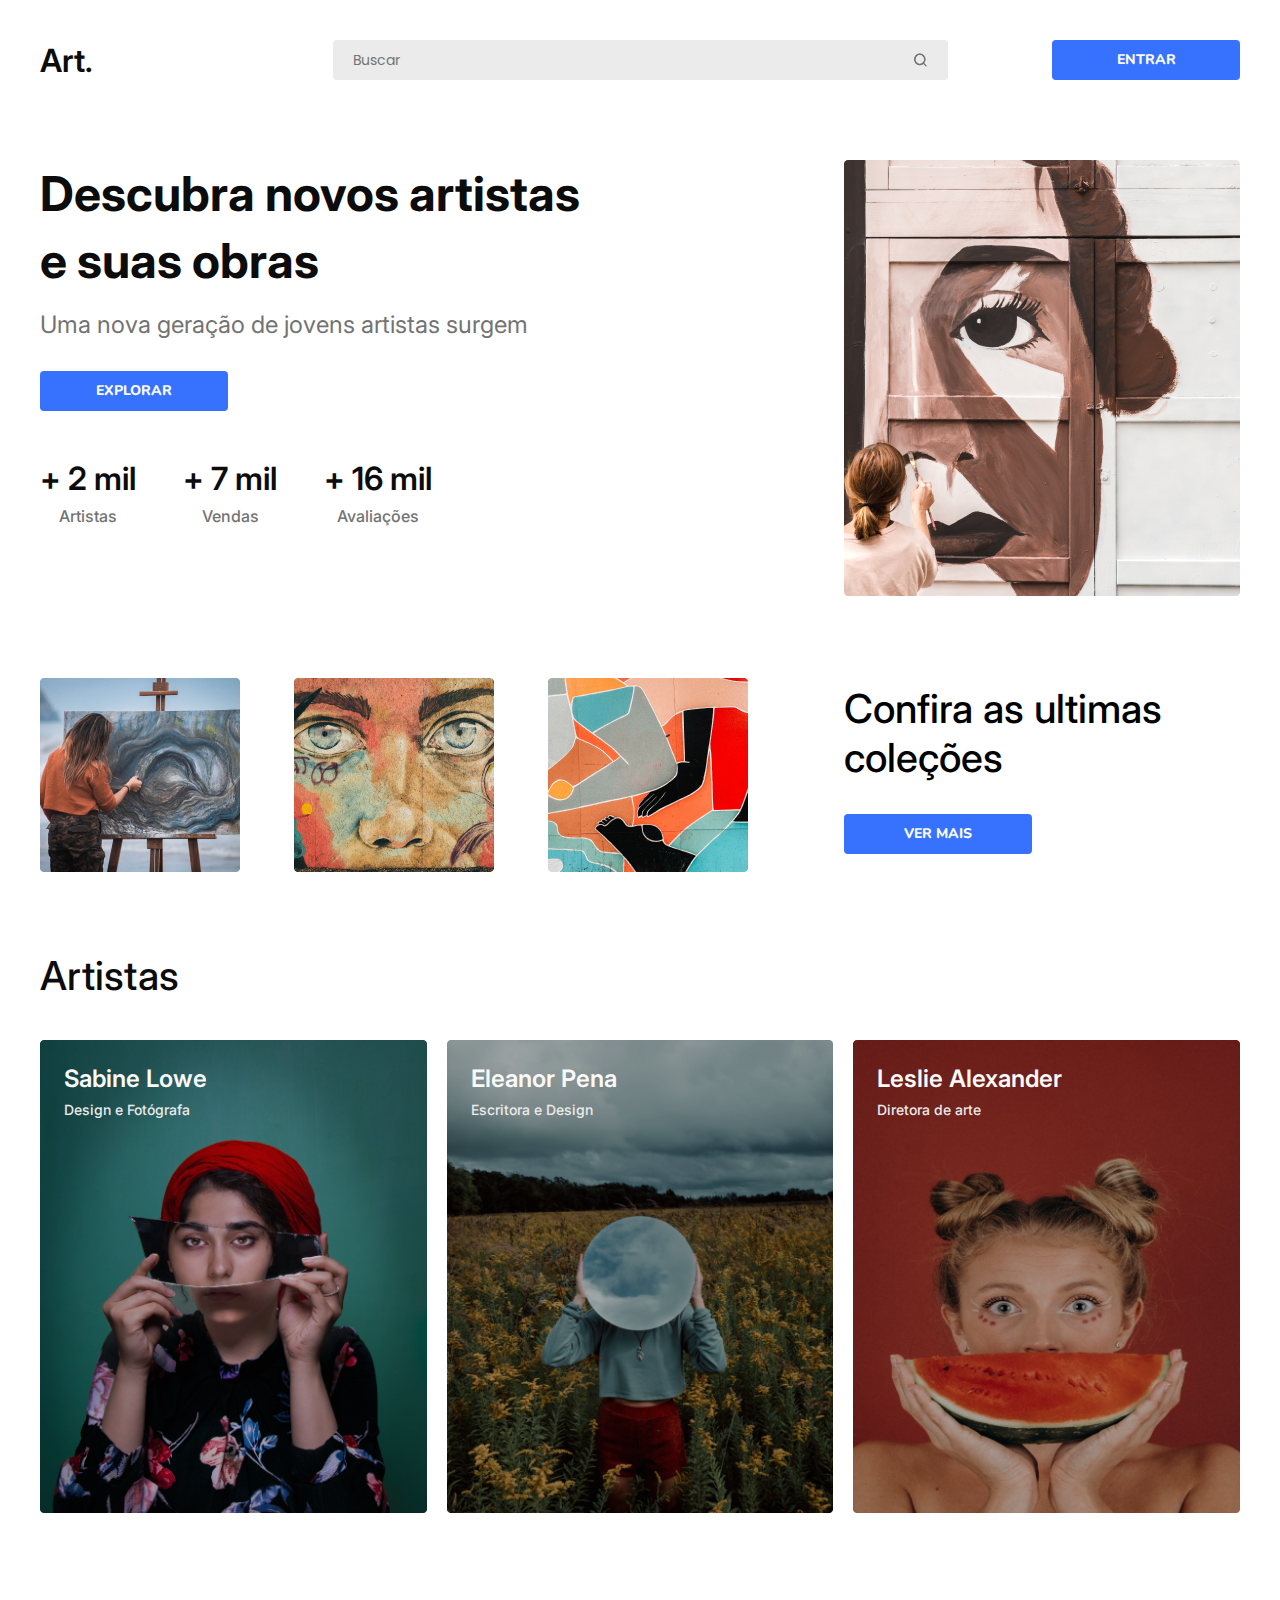
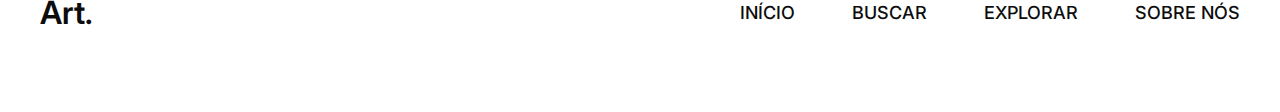
<file: art/index.html>
<!DOCTYPE html>
<html lang="en">
<head>
  <meta charset="UTF-8">
  <meta http-equiv="X-UA-Compatible" content="IE=edge">
  <meta name="viewport" content="width=device-width, initial-scale=1.0">
  <link rel="preconnect" href="https://fonts.googleapis.com">
  <link rel="preconnect" href="https://fonts.gstatic.com" crossorigin>
  <link href="https://fonts.googleapis.com/css2?family=Inter:wght@400;500;600&family=Nunito:wght@800&family=Poppins&display=swap" rel="stylesheet">
  <link rel="stylesheet" href="style.css">
  <title>Art.</title>
</head>
<body>
  <div class="container">
    <header>
      <h2 class="logo">Art.</h2>
      <div class="teste">
        <form class="input-container">
          <input type="search" placeholder="Buscar">
          <button type="submit">
            <img src="./assets/icons/search.svg" alt="search">
          </button>
        </form>
        <button type="button">Entrar</button>
      </div>
    </header>
  
    <main>
      <div class="hero">
        <h1>Descubra novos artistas e suas obras</h1>
        <p>Uma nova geração de jovens artistas surgem</p>
        <button type="button">Explorar</button>
  
        <div class="stats">
          <div class="stat">
            <strong>+ 2 mil</strong>
            <span>Artistas</span>
          </div>
  
          <div class="stat">
            <strong>+ 7 mil</strong>
            <span>Vendas</span>
          </div>
  
          <div class="stat">
            <strong>+ 16 mil</strong>
            <span>Avaliações</span>
          </div>
        </div>
  
        <div class="arts">
          <img src="./assets/images/img-1.png" alt="imagem 1">
          <img src="./assets/images/img-2.png" alt="imagem 2">
          <img src="./assets/images/img-3.png" alt="imagem 3">
        </div>
      </div>
      <div class="last-collections">
        <img src="./assets/images/img-hero.png" alt="Imagem maior">
        <h2>Confira as ultimas coleções</h2>
        <button type="button">Ver mais</button>
      </div>
    </main>
  
    <section id="artists">
      <h2>Artistas</h2>
  
      <div class="artists">
        <div class="artist-card">
          <img src="./assets/images/artist-1.png" alt="artist-1">
          <div class="infos">
            <strong class="name">Sabine Lowe</strong>
            <span>Design e Fotógrafa</span>
          </div>
        </div>
  
        <div class="artist-card">
          <img src="./assets/images/artist-2.png" alt="artist-2">
          <div class="infos">
            <strong class="name">Eleanor Pena</strong>
            <span>Escritora e Design</span>
          </div>
        </div>
  
        <div class="artist-card">
          <img src="./assets/images/artist-3.png" alt="artist-3">
          <div class="infos">
            <strong class="name">Leslie Alexander</strong>
            <span>Diretora de arte</span>
          </div>
        </div>
      </div>
    </section>
  
    <footer>
      <h2 class="logo">Art.</h2>
  
      <nav>
        <ul>
          <li>
            <a href="">início</a>
          </li>
          <li>
            <a href="">buscar</a>
          </li>
          <li>
            <a href="">Explorar</a>
          </li>
          <li>
            <a href="">sobre nós</a>
          </li>
        </ul>
      </nav>
    </footer>
  </div>
</body>
</html>
</file>
<file: art/style.css>
* {
  margin: 0;
  padding: 0;
  box-sizing: border-box;
}

@media (max-width: 1080px) {
  html {
    font-size: 93.75%;
  }
}

@media (max-width: 720px) {
  html {
    font-size: 87.5%;
  }
}

body {
  font-family: 'Inter', sans-serif;
}

img {
  display: block;
  height: auto;
  max-width: 100%;
}

input {
  font-family: 'Poppins', sans-serif;
  border: none;
  outline: none;
  background: transparent;
  width: 100%;
  height: 100%;
  padding-left: 1.25rem;
  color: #0C0C0C;
  font-size: 0.875rem;
}

input::placeholder {
  color: #737373;
}

button[type=button] {
  font-family: 'Nunito', sans-serif;
  font-weight: 800;
  font-size: 0.875rem;
  line-height: 1.25rem;
  color: #F9F9F9;
  height: 2.5rem;
  max-width: 11.75rem;
  width: 100%;
  background: #3772FF;
  border: none;
  border-radius: 4px;
  cursor: pointer;
  text-transform: uppercase;
}

button[type=submit] {
  border: none;
  cursor: pointer;
  height: 100%;
  display: flex;
  align-items: center;
  justify-content: center;
  background: #EBEBEB;
  border-radius: 4px;
}

button[type=submit] > img {
  height: 50%;
}

header {
  display: flex;
  align-items: center;
  gap: 15rem;

  margin-top: 2.5rem;
}

.container {
  max-width: 1240px;
  padding: 0 20px;
  width: 100%;
  margin: 0 auto;
}

.logo {
  font-size: 2rem;
  color: #0C0C0C;
  font-weight: 600;
}

.teste {
  flex: 1;
  display: flex;
  align-items: center;
  gap: 6.5rem;
}

.input-container {
  height: 2.5rem;
  display: flex;
  align-items: center;

  background: #EBEBEB;
  border-radius: 4px;

  max-width: 644px;
  width: 100%;
}

.input-container img {
  padding-right: 1.25rem;
  padding-left: 8px;
}

main {
  margin-top: 5rem;

  display: flex;
  justify-content: space-between;
}

.hero {
  max-width: 36rem;
}

.hero h1 {
  color: #0C0C0C;
  font-size: 3rem;
  line-height: 4.2rem;
}

.hero p {
  font-size: 1.5rem;
  margin-top: 1rem;
  margin-bottom: 2rem;
  color: #737373;
}

.stats {
  margin-top: 3rem;

  display: flex;
  gap: 47px;
}

.stat {
  display: flex;
  flex-direction: column;
  align-items: center;
}

.stat strong {
  font-size: 2rem;
  font-weight: 600;
  color: #0C0C0C;
}

.stat span {
  font-size: 1rem;
  font-weight: 500;
  color: #737373;
  margin-top: 0.5rem;
}

.arts {
  display: flex;
  align-items: center;
  gap: 54px;

  margin-top: 9.5rem;
}

.last-collections h2 {
  font-size: 2.5rem;
  font-weight: 500;

  max-width: 321px;
  width: 100%;

  margin-top: 5.5rem;
  margin-bottom: 2rem;
}

section {
  margin-top: 5rem;
}

section h2 {
  font-size: 2.5rem;
  line-height: 3rem;
  font-weight: 500;

  color: #0C0C0C;

  margin-bottom: 2.5rem;
}

.artists {
  display: flex;
  gap: 1.25rem;
}

.artist-card {
  position: relative;
}

.infos {
  position: absolute;
  top: 24px;
  left: 24px;

  display: flex;
  flex-direction: column;
}

.infos strong {
  font-size: 1.5rem;
  font-weight: 600;
  color: #F9F9F9;
}

.infos span {
  font-size: 0.875rem;
  font-weight: 500;
  color: #EBEBEB;

  margin-top: 0.5rem;
}

ul {
  list-style: none;
}

footer {
  margin: 5rem 0;

  display: flex;
  align-items: center;
  justify-content: space-between;
}

nav ul {
  display: flex;
  gap: 57px;

  font-size: 1.125rem;
  font-weight: 500;
  text-transform: uppercase;
}

nav a {
  text-decoration: none;
  color: #0C0C0C;
}


@media (max-width: 600px) {
  .teste {
    flex: 0;
  }

  header {
    gap: 0;
    justify-content: space-between;
  }

  header button {
    padding: 0 24px;
    height: 24px;
  }

  .input-container {
    display: none;
  }
}

@media (max-width: 600px) {

  form {
    display: none;
  }

  main {
    flex-direction: column;
    margin-top: 3rem;
  }

  .last-collections h2 {
    font-size: 1.25rem;
    margin: 2rem 0 1rem;
  }

  .last-collections > img {
    display: none;
  }

  .hero h1 {
    font-size: 24px;
    line-height: normal;
  }

  .hero p {
    font-size: 14px;
    margin-top: 8px;
  }

  button[type="button"] {
    max-width: 100%;
  }

  .stats {
    display: flex;
    align-items: center;
    justify-content: center;
  }

  .stat strong {
    font-size: 1.5rem;
  }

  .stat span {
    font-size: 0.875rem;
  }

  .arts {
    flex-direction: column;
    gap: 16px;
  
    margin-top: 2.5rem;
  }

  .arts img {
    width: 100%;
    max-height: 312px;
  }

  #artists {
    margin-top: 3rem;
  }

  .artists {
    flex-direction: column;
  }

  footer {
    flex-direction: column;
    margin-top: 2.5rem;
    gap: 16px;
  }

  footer nav ul {
    gap: 30px;
  }
  footer nav a {
    font-size: 0.75rem
  }
}
</file>
